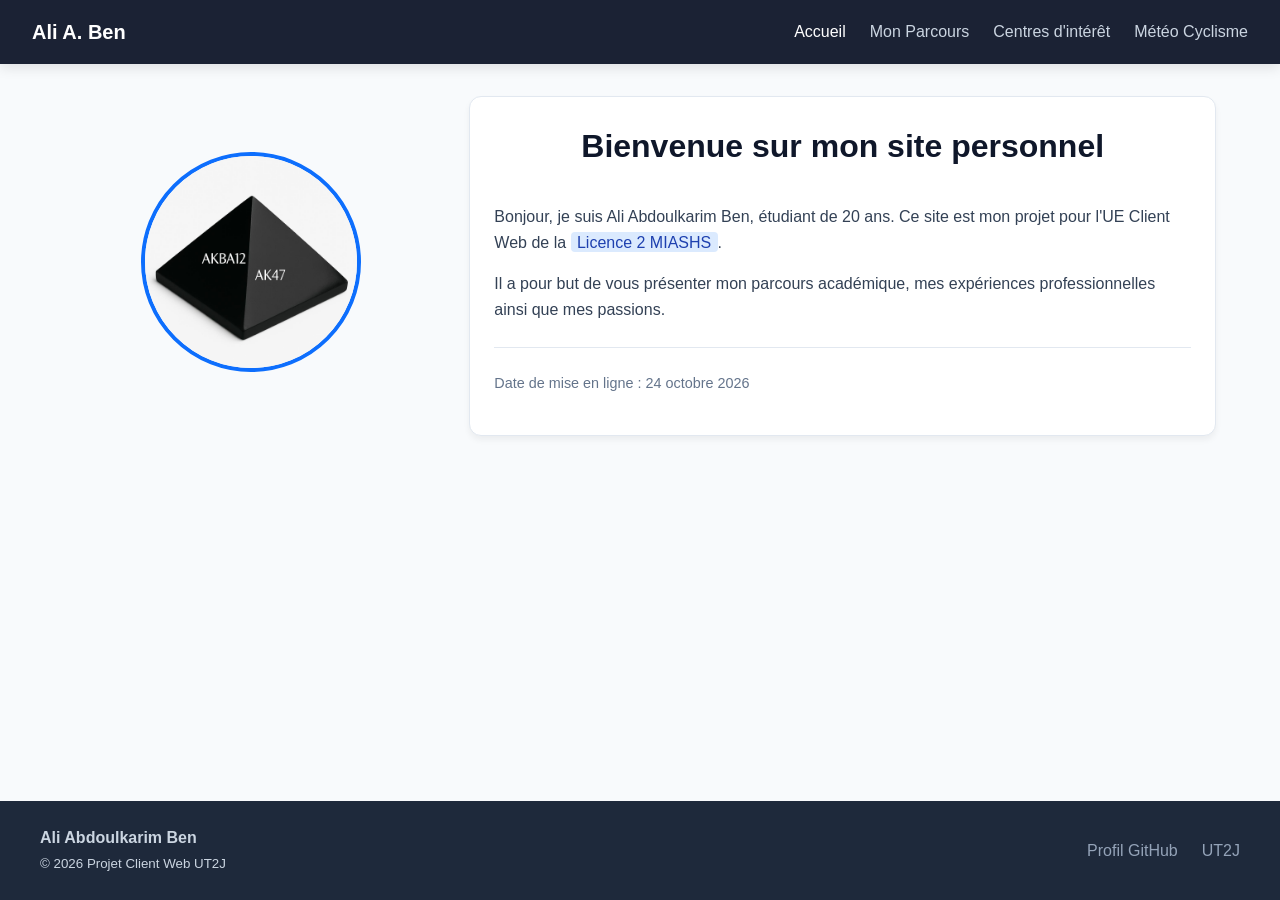
<file: index.html>
<!DOCTYPE html>
<html lang="fr">
<head>
    <meta charset="UTF-8">
    <meta name="viewport" content="width=device-width, initial-scale=1.0">
    <title>Accueil - Ali Abdoulkarim Ben</title>
    <link rel="icon" type="image/jpeg" href="images/logo_akba12.jpeg">
    <link rel="stylesheet" href="css/style.css">
</head>
<body>
    <header>
        <nav class="navbar">
            <a class="nav-brand" href="index.html">Ali A. Ben</a>
            <input type="checkbox" id="menu-toggle" class="menu-toggle">
            <label for="menu-toggle" class="burger-menu">
                <span></span>
                <span></span>
                <span></span>
            </label>
            <ul class="nav-links">
                <li><a class="active" href="index.html">Accueil</a></li>
                <li><a href="pages/parcours.html">Mon Parcours</a></li>
                <li><a href="pages/centre_interet.html">Centres d'intérêt</a></li>
                <li><a href="pages/dynamique.html">Météo Cyclisme</a></li>
            </ul>
        </nav>
    </header>

    <main>
        <div class="home-grid">
            <div class="text-center">
                <img src="images/logo_akba12.jpeg" alt="Photo de profil de Ali" class="profile-img" width="220" height="220">
            </div>
            <div class="card">
                <h1>Bienvenue sur mon site personnel</h1>
                <p>Bonjour, je suis Ali Abdoulkarim Ben, étudiant de 20 ans. Ce site est mon projet pour l'UE Client Web de la <mark class="mark-style">Licence 2 MIASHS</mark>.</p>
                <p>Il a pour but de vous présenter mon parcours académique, mes expériences professionnelles ainsi que mes passions.</p>
                <hr>
                <p class="text-muted">Date de mise en ligne : <time datetime="2026-10-24">24 octobre 2026</time></p>
            </div>
        </div>
    </main>

    <footer>
        <div class="footer-content">
            <div>
                <strong>Ali Abdoulkarim Ben</strong><br>
                <small>© 2026 Projet Client Web UT2J</small>
            </div>
            <ul class="footer-links">
                <li><a href="https://github.com/aliabdoulkarimben3-collab" target="_blank">Profil GitHub</a></li>
                <li><a href="https://www.univ-tlse2.fr/" target="_blank">UT2J</a></li>
            </ul>
        </div>
    </footer>
</body>
</html>
</file>
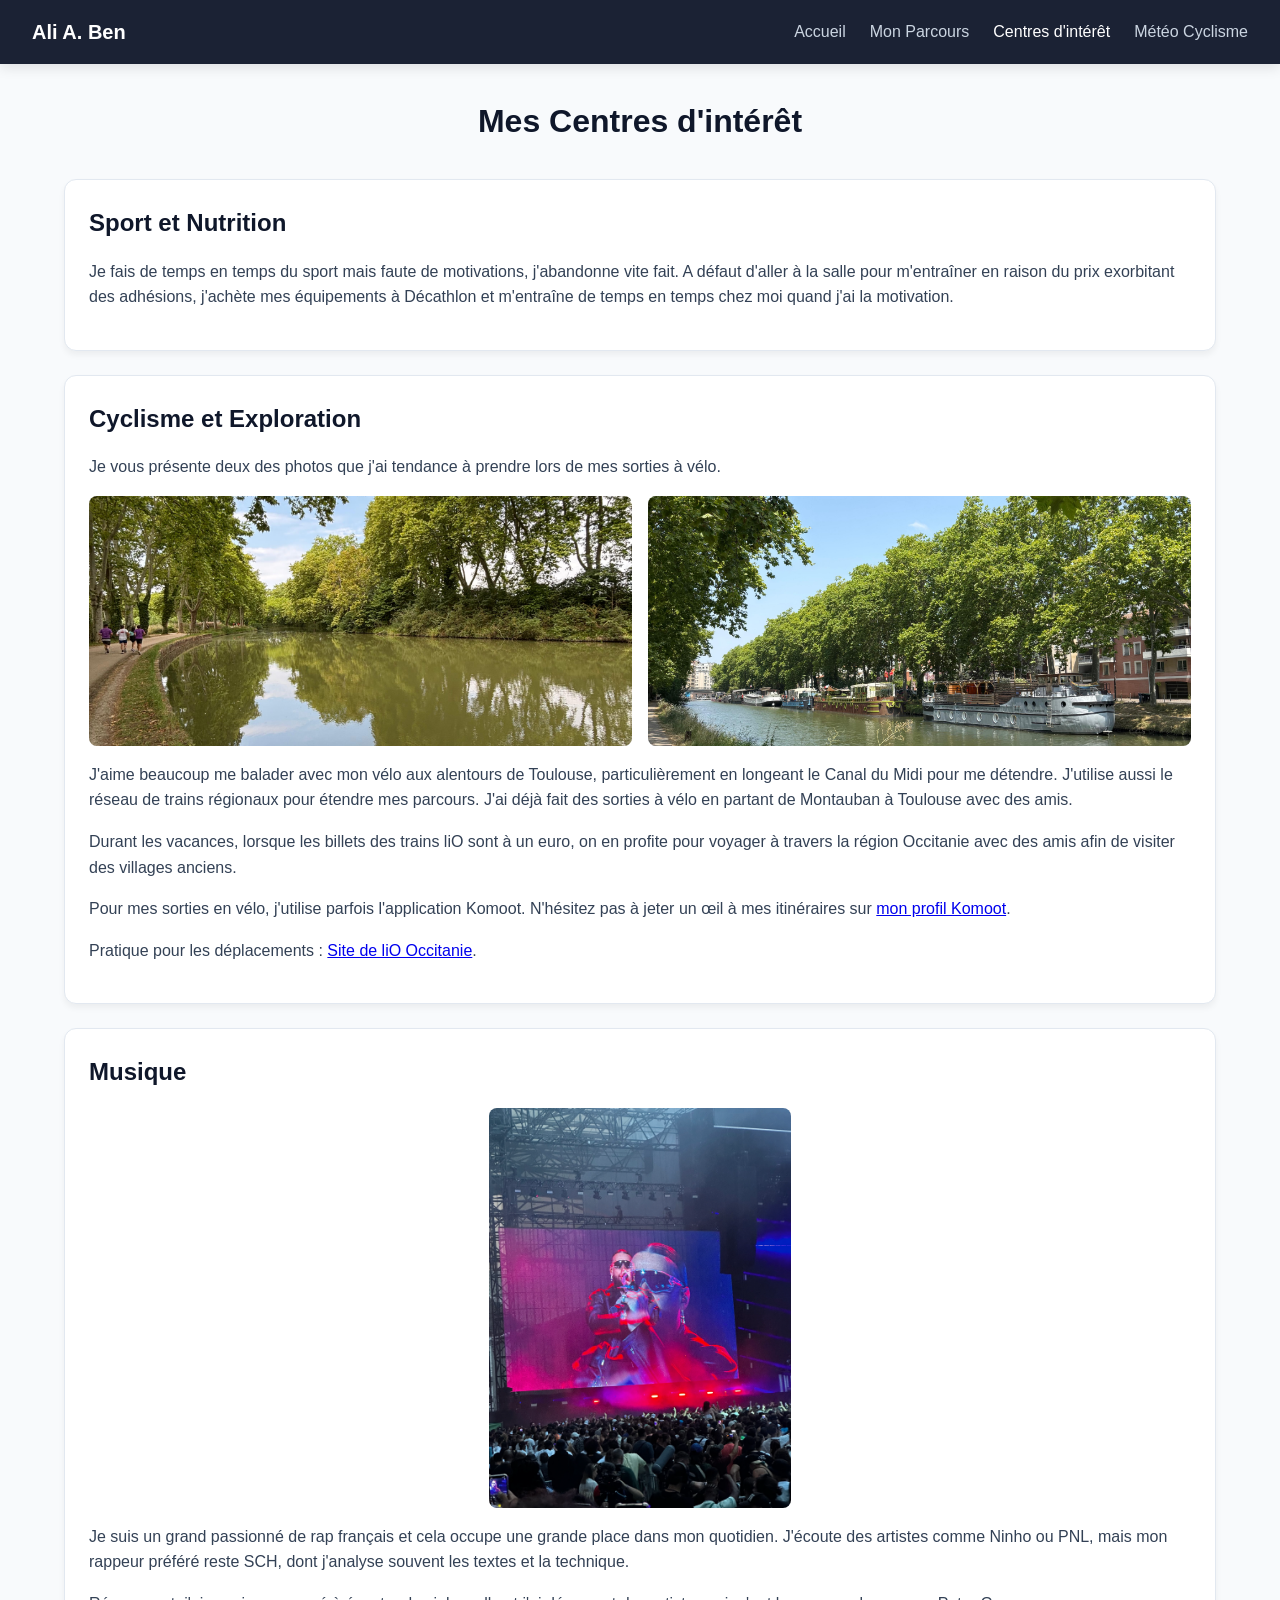
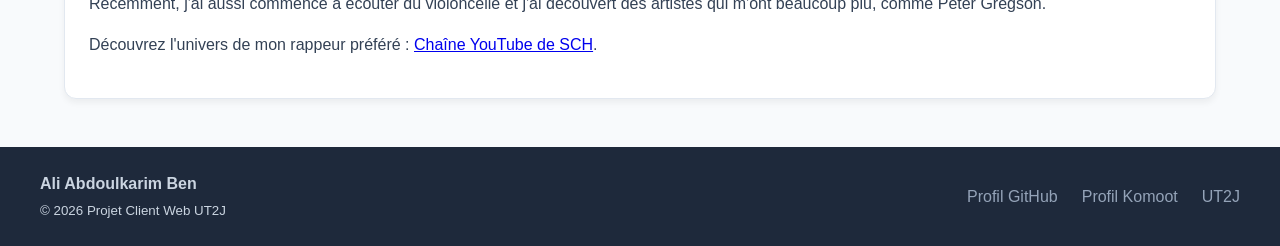
<file: pages/centre_interet.html>
<!DOCTYPE html>
<html lang="fr">
<head>
    <meta charset="UTF-8">
    <meta name="viewport" content="width=device-width, initial-scale=1.0">
    <title>Centres d'intérêt - Ali Abdoulkarim Ben</title>
    <link rel="icon" type="image/jpeg" href="../images/logo_akba12.jpeg">
    <link rel="stylesheet" href="../css/style.css">
</head>
<body>
    <header>
        <nav class="navbar">
            <a class="nav-brand" href="../index.html">Ali A. Ben</a>
            <input type="checkbox" id="menu-toggle" class="menu-toggle">
            <label for="menu-toggle" class="burger-menu">
                <span></span>
                <span></span>
                <span></span>
            </label>
            <ul class="nav-links">
                <li><a href="../index.html">Accueil</a></li>
                <li><a href="parcours.html">Mon Parcours</a></li>
                <li><a class="active" href="centre_interet.html">Centres d'intérêt</a></li>
                <li><a href="dynamique.html">Météo Cyclisme</a></li>
            </ul>
        </nav>
    </header>

    <main>
        <h1>Mes Centres d'intérêt</h1>

        <div class="single-col-grid">
            <section class="card">
                <h2>Sport et Nutrition</h2>
                <p>Je fais de temps en temps du sport mais faute de motivations, j'abandonne vite fait. A défaut d'aller à la salle pour m'entraîner en raison du prix exorbitant des adhésions, j'achète mes équipements à Décathlon et m'entraîne de temps en temps chez moi quand j'ai la motivation.</p>
            </section>

            <section class="card">
                <h2>Cyclisme et Exploration</h2>
                <p>Je vous présente deux des photos que j'ai tendance à prendre lors de mes sorties à vélo.</p>
                
                <div class="gallery-grid">
                    <img src="../images/canalmidi1.jpeg" alt="Canal du Midi" class="gallery-img">
                    <img src="../images/canalmidi2.jpeg" alt="Canal du Midi" class="gallery-img">
                </div>

                <p>J'aime beaucoup me balader avec mon vélo aux alentours de Toulouse, particulièrement en longeant le Canal du Midi pour me détendre. J'utilise aussi le réseau de trains régionaux pour étendre mes parcours. J'ai déjà fait des sorties à vélo en partant de Montauban à Toulouse avec des amis.</p>
                <p>Durant les vacances, lorsque les billets des trains liO sont à un euro, on en profite pour voyager à travers la région Occitanie avec des amis afin de visiter des villages anciens.</p>
                <p>Pour mes sorties en vélo, j'utilise parfois l'application Komoot. N'hésitez pas à jeter un œil à mes itinéraires sur <a href="https://www.komoot.com/user/5021729855793" target="_blank">mon profil Komoot</a>.</p>
                <p>Pratique pour les déplacements : <a href="https://www.lio-occitanie.fr/" target="_blank">Site de liO Occitanie</a>.</p>
            </section>

            <section class="card">
                <h2>Musique</h2>
                <div class="text-center">
                    <img src="../images/concert_sch.webp" alt="Concert de rap français" class="img-fluid" style="max-height: 400px; margin: 0 auto 1rem auto;">
                </div>
                <p>Je suis un grand passionné de rap français et cela occupe une grande place dans mon quotidien. J'écoute des artistes comme Ninho ou PNL, mais mon rappeur préféré reste SCH, dont j'analyse souvent les textes et la technique.</p>
                <p>Récemment, j'ai aussi commencé à écouter du violoncelle et j'ai découvert des artistes qui m'ont beaucoup plu, comme Peter Gregson.</p>
                <p>Découvrez l'univers de mon rappeur préféré : <a href="http://www.youtube.com/@sch" target="_blank">Chaîne YouTube de SCH</a>.</p>
            </section>
        </div>
    </main>

    <footer>
        <div class="footer-content">
            <div>
                <strong>Ali Abdoulkarim Ben</strong><br>
                <small>© 2026 Projet Client Web UT2J</small>
            </div>
            <ul class="footer-links">
                <li><a href="https://github.com/aliabdoulkarimben3-collab" target="_blank">Profil GitHub</a></li>
                <li><a href="https://www.komoot.com/user/5021729855793" target="_blank">Profil Komoot</a></li>
                <li><a href="https://www.univ-tlse2.fr/" target="_blank">UT2J</a></li>
            </ul>
        </div>
    </footer>
</body>
</html>
</file>
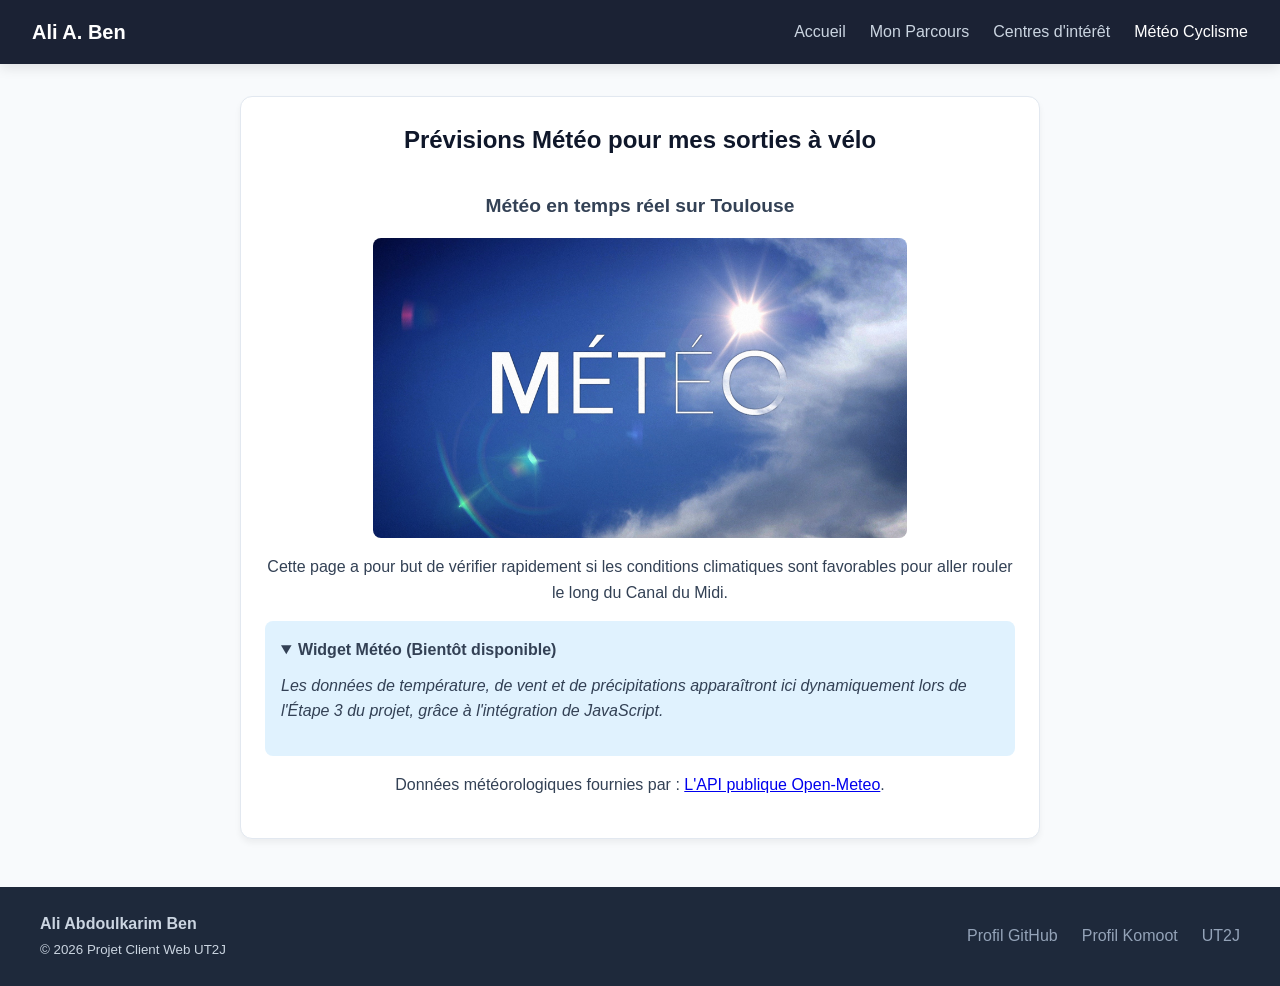
<file: pages/dynamique.html>
<!DOCTYPE html>
<html lang="fr">
<head>
    <meta charset="UTF-8">
    <meta name="viewport" content="width=device-width, initial-scale=1.0">
    <title>Météo Cyclisme - Ali Abdoulkarim Ben</title>
    <link rel="icon" type="image/jpeg" href="../images/logo_akba12.jpeg">
    <link rel="stylesheet" href="../css/style.css">
</head>
<body>
    <header>
        <nav class="navbar">
            <a class="nav-brand" href="../index.html">Ali A. Ben</a>
            <input type="checkbox" id="menu-toggle" class="menu-toggle">
            <label for="menu-toggle" class="burger-menu">
                <span></span>
                <span></span>
                <span></span>
            </label>
            <ul class="nav-links">
                <li><a href="../index.html">Accueil</a></li>
                <li><a href="parcours.html">Mon Parcours</a></li>
                <li><a href="centre_interet.html">Centres d'intérêt</a></li>
                <li><a class="active" href="dynamique.html">Météo Cyclisme</a></li>
            </ul>
        </nav>
    </header>

    <main>
        <div class="single-col-grid" style="max-width: 800px; margin: 0 auto;">
            <section class="card text-center">
                <h1>Prévisions Météo pour mes sorties à vélo</h1>
                <h2 style="color: #334155; font-size: 1.2rem;">Météo en temps réel sur Toulouse</h2>
                
                <img src="../images/METEO.jpeg" alt="Ciel toulousain" class="img-fluid" style="max-height: 300px; margin: 1rem auto;">
                
                <p>Cette page a pour but de vérifier rapidement si les conditions climatiques sont favorables pour aller rouler le long du Canal du Midi.</p>
                
                <details open style="background-color: #e0f2fe; padding: 1rem; border-radius: 8px; margin-bottom: 1rem; text-align: left;">
                    <summary style="font-weight: bold; cursor: pointer;">Widget Météo (Bientôt disponible)</summary>
                    <div id="donnees-meteo" style="margin-top: 10px;">
                        <p><em>Les données de température, de vent et de précipitations apparaîtront ici dynamiquement lors de l'Étape 3 du projet, grâce à l'intégration de JavaScript.</em></p>
                    </div>
                </details>
                
                <p>Données météorologiques fournies par : <a href="https://open-meteo.com/" target="_blank">L'API publique Open-Meteo</a>.</p>
            </section>
        </div>
    </main>

    <footer>
        <div class="footer-content">
            <div>
                <strong>Ali Abdoulkarim Ben</strong><br>
                <small>© 2026 Projet Client Web UT2J</small>
            </div>
            <ul class="footer-links">
                <li><a href="https://github.com/aliabdoulkarimben3-collab" target="_blank">Profil GitHub</a></li>
                <li><a href="https://www.komoot.com/user/5021729855793" target="_blank">Profil Komoot</a></li>
                <li><a href="https://www.univ-tlse2.fr/" target="_blank">UT2J</a></li>
            </ul>
        </div>
    </footer>
</body>
</html>
</file>
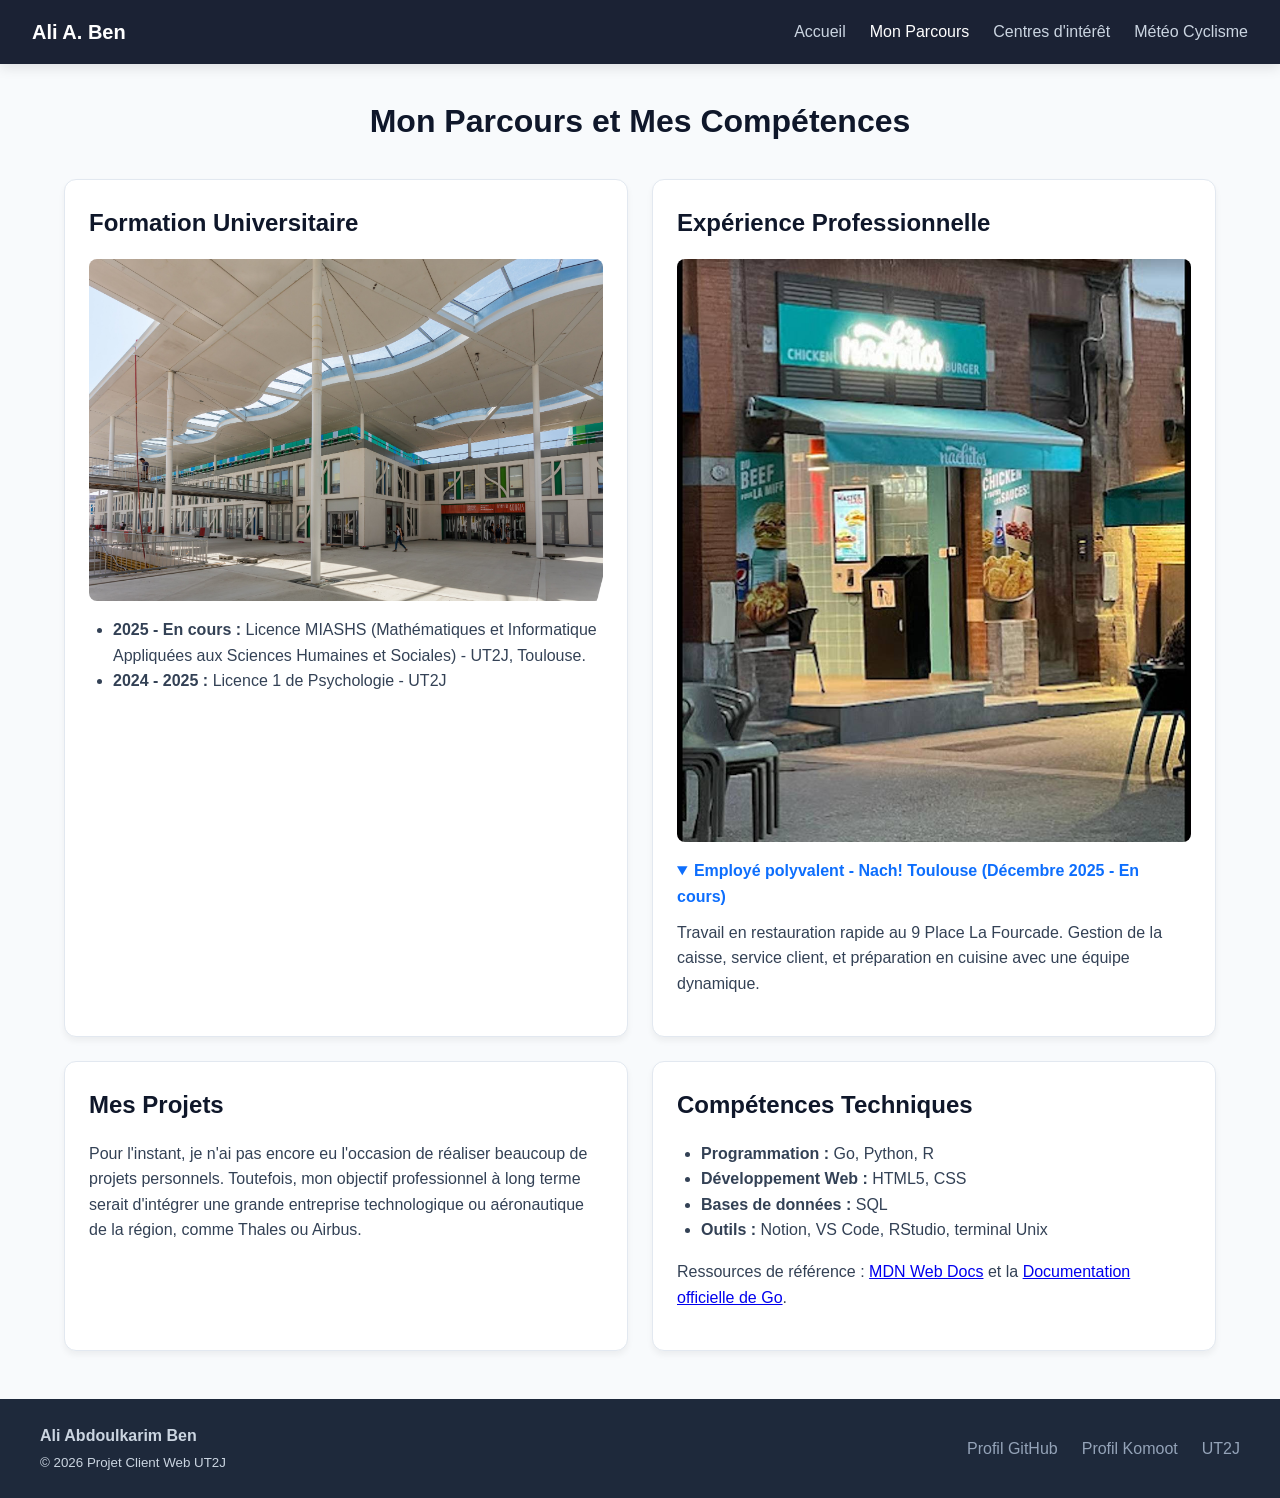
<file: pages/parcours.html>
<!DOCTYPE html>
<html lang="fr">
<head>
    <meta charset="UTF-8">
    <meta name="viewport" content="width=device-width, initial-scale=1.0">
    <title>Parcours - Ali Abdoulkarim Ben</title>
    <link rel="icon" type="image/jpeg" href="../images/logo_akba12.jpeg">
    <link rel="stylesheet" href="../css/style.css">
</head>
<body>
    <header>
        <nav class="navbar">
            <a class="nav-brand" href="../index.html">Ali A. Ben</a>
            <input type="checkbox" id="menu-toggle" class="menu-toggle">
            <label for="menu-toggle" class="burger-menu">
                <span></span>
                <span></span>
                <span></span>
            </label>
            <ul class="nav-links">
                <li><a href="../index.html">Accueil</a></li>
                <li><a class="active" href="parcours.html">Mon Parcours</a></li>
                <li><a href="centre_interet.html">Centres d'intérêt</a></li>
                <li><a href="dynamique.html">Météo Cyclisme</a></li>
            </ul>
        </nav>
    </header>

    <main>
        <h1>Mon Parcours et Mes Compétences</h1>

        <div class="grid">
            <section class="card">
                <h2>Formation Universitaire</h2>
                <img src="../images/universite-mirail-toulouse.jpg" alt="Campus du Mirail UT2J" class="img-fluid">
                <ul>
                    <li><strong>2025 - En cours :</strong> Licence MIASHS (Mathématiques et Informatique Appliquées aux Sciences Humaines et Sociales) - UT2J, Toulouse.</li>
                    <li><strong>2024 - 2025 :</strong> Licence 1 de Psychologie - UT2J</li>
                </ul>
            </section>

            <section class="card">
                <h2>Expérience Professionnelle</h2>
                <img src="../images/photo_nach.jpg" alt="nach! Toulouse" class="img-fluid">
                <details open>
                    <summary style="cursor: pointer; color: #0d6efd; font-weight: bold;">Employé polyvalent - Nach! Toulouse (Décembre 2025 - En cours)</summary>
                    <p style="margin-top: 10px;">Travail en restauration rapide au 9 Place La Fourcade. Gestion de la caisse, service client, et préparation en cuisine avec une équipe dynamique.</p>
                </details>
            </section>

            <section class="card">
                <h2>Mes Projets</h2>
                <p>Pour l'instant, je n'ai pas encore eu l'occasion de réaliser beaucoup de projets personnels. Toutefois, mon objectif professionnel à long terme serait d'intégrer une grande entreprise technologique ou aéronautique de la région, comme Thales ou Airbus.</p>
            </section>

            <section class="card">
                <h2>Compétences Techniques</h2>
                <ul>
                    <li><strong>Programmation :</strong> Go, Python, R</li>
                    <li><strong>Développement Web :</strong> HTML5, CSS</li>
                    <li><strong>Bases de données :</strong> SQL</li>
                    <li><strong>Outils :</strong> Notion, VS Code, RStudio, terminal Unix</li>
                </ul>
                <p>Ressources de référence : <a href="https://developer.mozilla.org/fr/" target="_blank">MDN Web Docs</a> et la <a href="https://go.dev/doc/" target="_blank">Documentation officielle de Go</a>.</p>
            </section>
        </div>
    </main>

    <footer>
        <div class="footer-content">
            <div>
                <strong>Ali Abdoulkarim Ben</strong><br>
                <small>© 2026 Projet Client Web UT2J</small>
            </div>
            <ul class="footer-links">
                <li><a href="https://github.com/aliabdoulkarimben3-collab" target="_blank">Profil GitHub</a></li>
                <li><a href="https://www.komoot.com/user/5021729855793" target="_blank">Profil Komoot</a></li>
                <li><a href="https://www.univ-tlse2.fr/" target="_blank">UT2J</a></li>
            </ul>
        </div>
    </footer>
</body>
</html>
</file>
<file: css/style.css>
/* Réinitialisation */
* {
    box-sizing: border-box;
    margin: 0;
    padding: 0;
}

body {
    font-family: 'Segoe UI', Tahoma, Geneva, Verdana, sans-serif;
    background-color: #f8fafc;
    color: #334155;
    display: flex;
    flex-direction: column;
    min-height: 100vh;
    line-height: 1.6;
}

main {
    flex: 1;
    width: 100%;
    max-width: 1200px;
    margin: 6rem auto 3rem auto;
    padding: 0 1.5rem;
}

/* Typographie (sélecteur :is hors-cours) */
:is(h1, h2, h3) {
    color: #0f172a;
    font-weight: 700;
    margin-bottom: 1rem;
}

h1 {
    text-align: center;
    margin-bottom: 2rem;
}

p {
    margin-bottom: 1rem;
}

ul {
    margin-left: 1.5rem;
    margin-bottom: 1rem;
}

hr {
    border: 0;
    border-top: 1px solid #e2e8f0;
    margin: 1.5rem 0;
}

.mark-style {
    background-color: #dbeafe;
    color: #1e40af;
    padding: 0.1rem 0.4rem;
    border-radius: 4px;
}

.text-muted {
    color: #64748b;
    font-size: 0.9rem;
}

.text-center {
    text-align: center;
}

/* Barre de navigation (propriété backdrop-filter hors-cours) */
.navbar {
    backdrop-filter: blur(8px);
    background-color: rgba(15, 23, 42, 0.95);
    position: fixed;
    top: 0;
    left: 0;
    width: 100%;
    z-index: 1000;
    display: flex;
    justify-content: space-between;
    align-items: center;
    flex-wrap: wrap;
    padding: 1rem 2rem;
    box-shadow: 0 4px 12px rgba(0, 0, 0, 0.1);
}

.nav-brand {
    color: white;
    text-decoration: none;
    font-size: 1.25rem;
    font-weight: bold;
}

.menu-toggle {
    display: none;
}

.burger-menu {
    display: none;
    flex-direction: column;
    cursor: pointer;
    gap: 5px;
}

.burger-menu span {
    width: 25px;
    height: 3px;
    background-color: white;
    border-radius: 2px;
}

.nav-links {
    display: flex;
    gap: 1.5rem;
    list-style: none;
    margin-bottom: 0;
}

.nav-links a {
    color: #cbd5e1;
    text-decoration: none;
    font-weight: 500;
}

.nav-links a:hover, .nav-links a.active {
    color: white;
}

/* Grilles et cartes */
.grid {
    display: grid;
    grid-template-columns: 1fr 1fr;
    gap: 1.5rem;
}

.home-grid {
    display: grid;
    grid-template-columns: 1fr 2fr;
    gap: 2rem;
    align-items: center;
}

.single-col-grid {
    display: grid;
    grid-template-columns: 1fr;
    gap: 1.5rem;
}

.card {
    background: white;
    border-radius: 12px;
    padding: 1.5rem;
    border: 1px solid #e2e8f0;
    box-shadow: 0 4px 6px rgba(0, 0, 0, 0.05);
}

/* Images */
.img-fluid {
    max-width: 100%;
    height: auto;
    border-radius: 8px;
    margin-bottom: 1rem;
    display: block;
}

.profile-img {
    border-radius: 50%;
    object-fit: cover;
    border: 4px solid #0d6efd;
}

.gallery-grid {
    display: grid;
    grid-template-columns: 1fr 1fr;
    gap: 1rem;
    margin: 1rem 0;
}

.gallery-img {
    width: 100%;
    height: 250px;
    object-fit: cover;
    border-radius: 8px;
}

/* Pied de page */
footer {
    background-color: #1e293b;
    color: #cbd5e1;
    padding: 1.5rem 2rem;
    margin-top: auto;
}

.footer-content {
    max-width: 1200px;
    margin: 0 auto;
    display: flex;
    justify-content: space-between;
    align-items: center;
    flex-wrap: wrap;
    gap: 1rem;
}

.footer-links {
    display: flex;
    gap: 1.5rem;
    list-style: none;
    margin: 0;
}

.footer-links a {
    color: #94a3b8;
    text-decoration: none;
}

.footer-links a:hover {
    color: white;
}

/* Responsive mobile et tablette */
@media (max-width: 768px) {
    .burger-menu {
        display: flex;
    }

    .nav-links {
        display: none;
        width: 100%;
        flex-direction: column;
        align-items: center;
        padding-top: 1rem;
        gap: 1rem;
    }

    .menu-toggle:checked ~ .nav-links {
        display: flex;
    }

    .grid, .home-grid, .gallery-grid {
        grid-template-columns: 1fr;
    }

    .footer-content {
        justify-content: center;
        text-align: center;
        flex-direction: column;
    }
}
/* Impression PDF (Bonus CV) */
@media print {
    .navbar, footer {
        display: none;
    }

    body {
        background-color: white;
        color: black;
        display: block;
    }

    main {
        margin: 0;
        padding: 0;
        max-width: 100%;
    }

    .card {
        border: 1px solid #ccc;
        box-shadow: none;
        break-inside: avoid;
        margin-bottom: 1rem;
    }

    .img-fluid {
        max-height: 150px;
    }

    a[href]::after {
        content: " (" attr(href) ")";
        font-size: 85%;
    }
}
</file>
